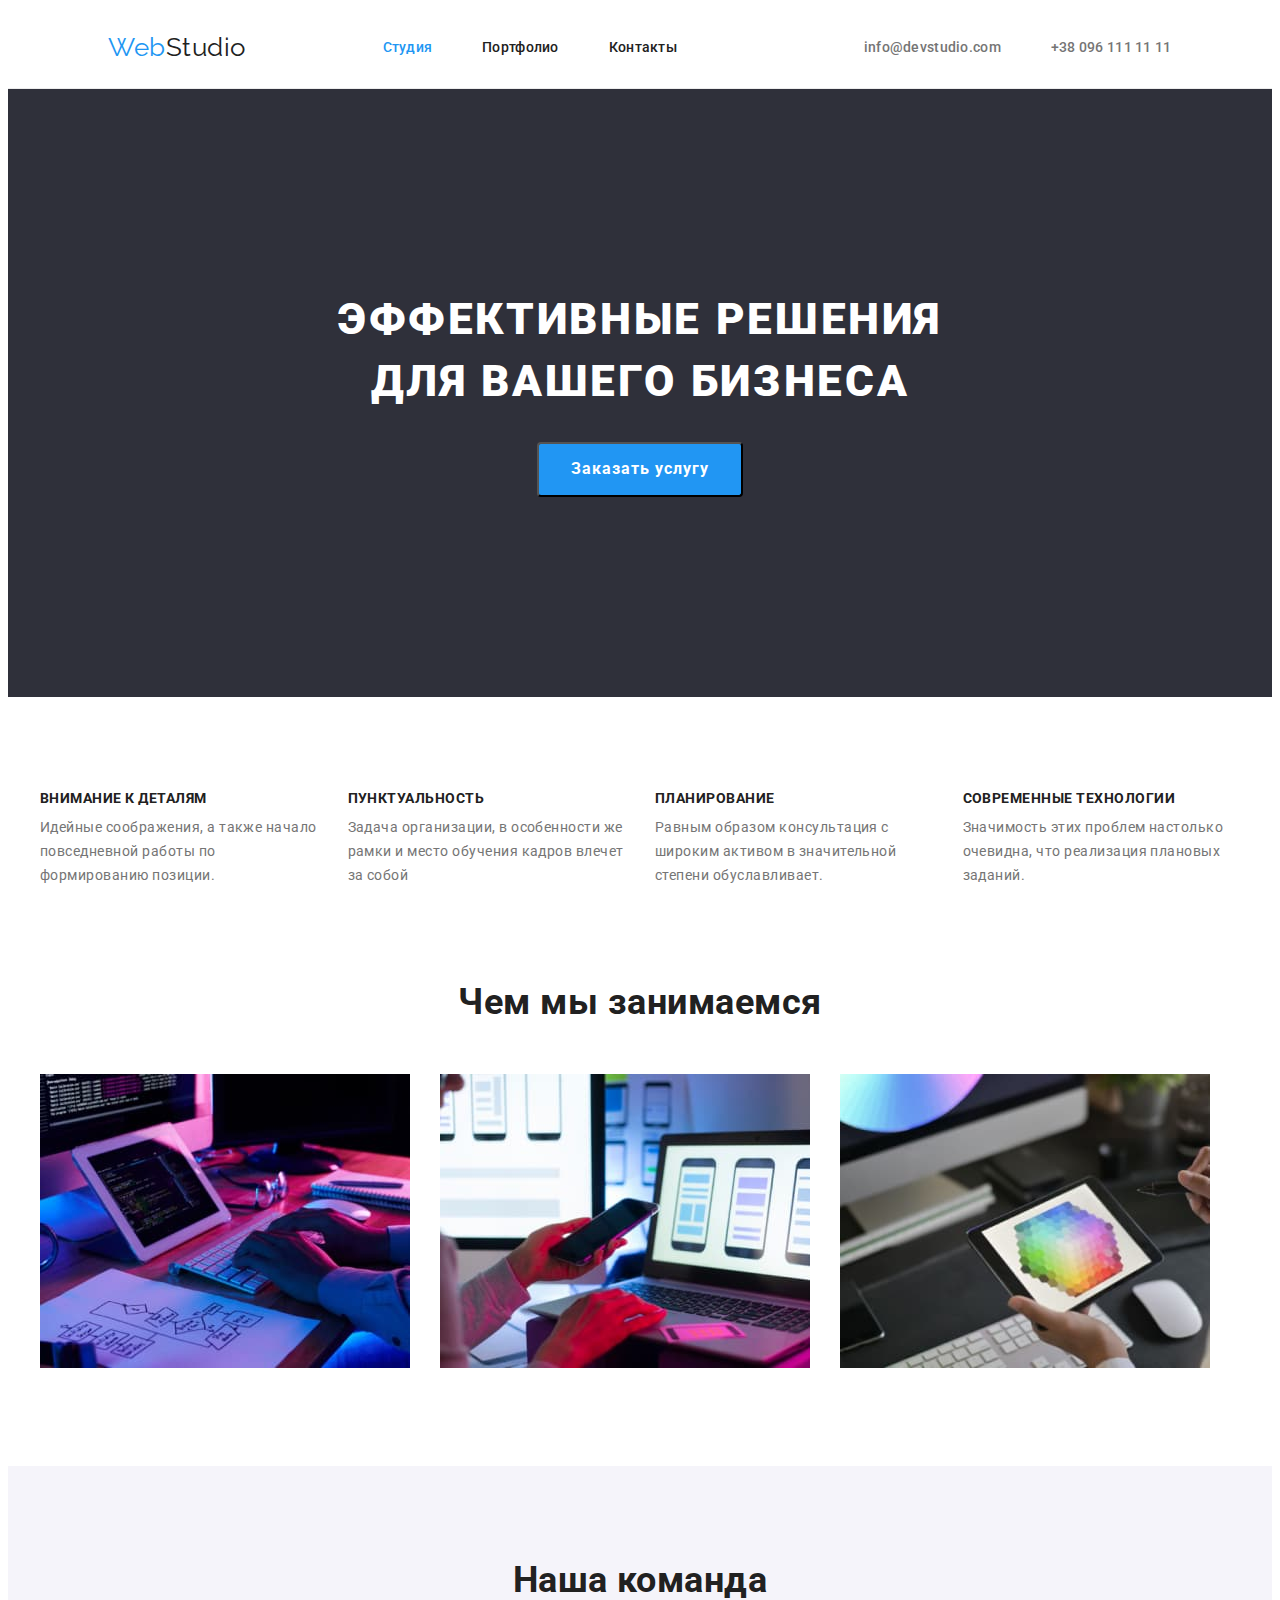
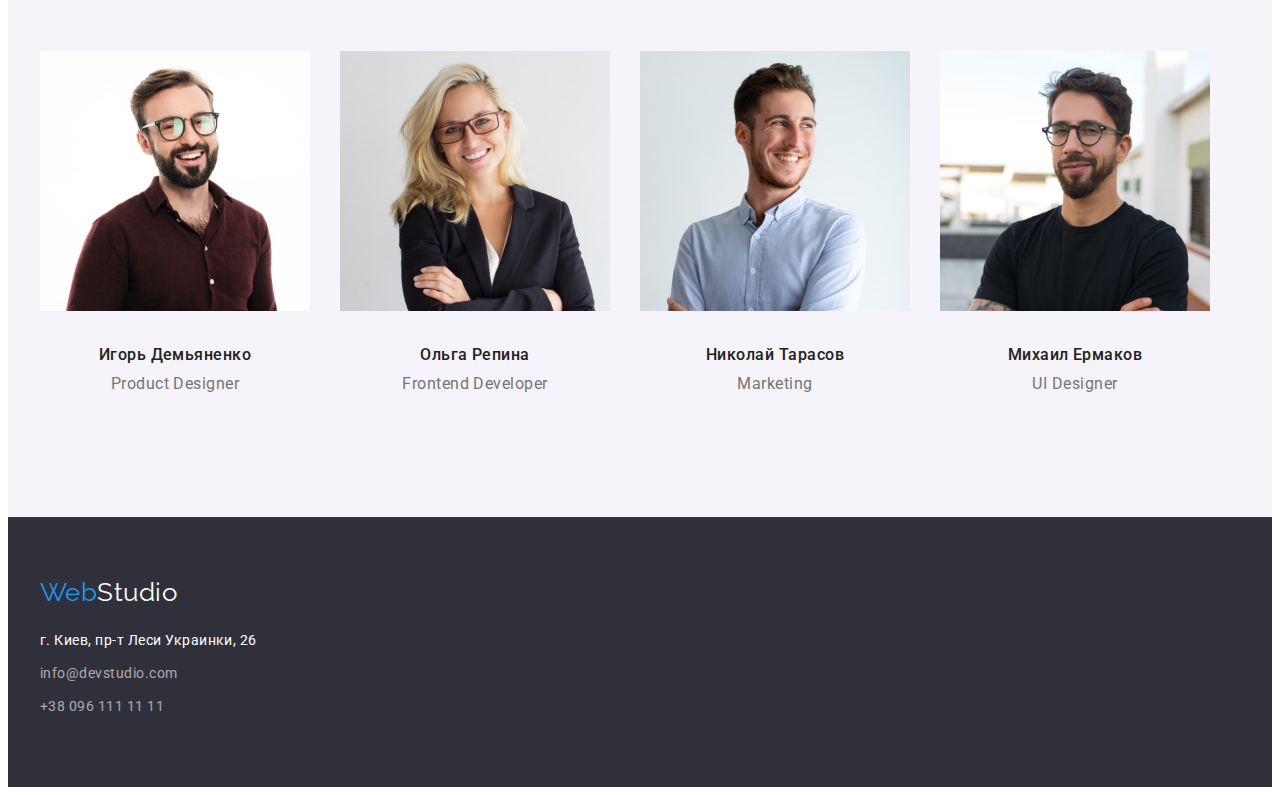
<file: index.html>
<!DOCTYPE html>
<html lang="ru">
<head>
    <meta charset="UTF-8">
    <meta http-equiv="X-UA-Compatible" content="IE=edge">
    <meta name="viewport" content="width=device-width, initial-scale=1.0">
    <title>Document</title>
    <link href="https://fonts.googleapis.com/css2?family=Raleway:wght@700&family=Roboto:wght@400;500;700;900&display=swap"
        rel="stylesheet">
    <link rel="stylesheet" href="https://cdnjs.cloudflare.com/ajax/libs/modern-normalize/1.1.0/modern-normalize.min.css"
            integrity="sha512-wpPYUAdjBVSE4KJnH1VR1HeZfpl1ub8YT/NKx4PuQ5NmX2tKuGu6U/JRp5y+Y8XG2tV+wKQpNHVUX03MfMFn9Q=="
            crossorigin="anonymous" referrerpolicy="no-referrer" />
    <link rel="stylesheet" href="./css/styles.css">
    
</head>
<body>
    <!--Шапка сайта-->

    <header class="container-header">
        <div class="container">
        <nav class="nav"> 
            <a class="logo" href="/">Web<span class="accent">Studio</span></a>
            <ul class="nav-hd">
                <li class="nav-link"><a class="site-naw current" href="./index.html">Студия</a></li>
                <li class="nav-link"><a class="site-naw" href="./profolio.html">Портфолио</a></li>
                <li class="nav-link"><a class="site-naw" href="">Контакты</a></li>
            </ul>
            <ul class="nav-adress">
                <li class="nav-adress-link"><a class="site-naw connect" href="mailto:info@devstudio.com">info@devstudio.com</a></li>
                <li class="nav-adress-link"><a class="site-naw connect" href="">+38 096 111 11 11</a></li>
            </ul>
        </nav>
        </div>
    </header>
    <main>
    
        <!--Герой-->
        <section class="section-title hero">
            <div class="container">
            <h1 class="hero-title">Эффективные решения<br>
                для вашего бизнеса</h1>
            <button class="button primary" type="button">Заказать услугу</button>
            </div>
        </section>
        <!--Преимущества-->
        <section class="section bgr-primary not-padding">
            <div class="container">
            <ul class="cont-link">
                <li class="advantage">
                    <h3 class="title">Внимание к деталям</h3>
                    <p class="text">Идейные соображения, а также начало повседневной работы по формированию позиции.</p>
                </li>
                <li class="advantage">
                    <h3 class="title">Пунктуальность</h3>
                    <p class="text">Задача организации, в особенности же рамки и место обучения кадров влечет за собой</p>
                </li>
                <li class="advantage">
                    <h3 class="title">Планирование</h3>
                    <p class="text">Равным образом консультация с широким активом в значительной степени обуславливает.</p>
                </li>
                <li class="advantage">
                    <h3 class="title">Современные технологии</h3>
                    <p class="text">Значимость этих проблем настолько очевидна, что реализация плановых заданий.</p>
                </li>
            </ul>
            </div>
        </section>
    
        <!--Деятельность компании-->
        <section class="section  bgr-primary">
        <div class="container">
            <h2 class="headline">Чем мы занимаемся</h2>
            <ul class="imgs">
                <li class="imgs-list"><img src="./images/box1.jpg" alt="Руки на клавиатуре" width="370"></li>
                <li class="imgs-list"><img src="./images/box2.jpg" alt="Рука с телефоном и открытым ноутбуком" width="370"></li>
                <li class="imgs-list"><img src="./images/box3.jpg" alt="В руке планшет с цветовой палитрой" width="370"></li>
            </ul>
            </div>
        </section>
    
        <!--Команда-->
        <section class="section">
            <div class="container">
            <h2 class="headline">Наша команда</h2>
            <ul class="command">
                <li class="com-title"><img class="com-img" src="./images/img1.jpg" alt="Парень в коричневой рубашке" width="270">
                   <div class="command-text">
                    <h3 class="list">Игорь Демьяненко</h3>
                    <p class="item" lang="en">Product Designer</p>
                    </div>
                </li>
                <li class="com-title"><img class="com-img" src="./images/img2.jpg" alt="Девушка в черном пиджаке" width="270">
                    <div class="command-text">
                    <h3 class="list">Ольга Репина</h3>
                    <p class="item" lang="en">Frontend Developer</p>
                    </div>
                </li>
                <li class="com-title"><img class="com-img" src="./images/img3.jpg" alt="Парень в белой рубашке" width="270">
                    <div class="command-text">
                    <h3 class="list">Николай Тарасов</h3>
                    <p class="item" lang="en">Marketing</p>
                    </div>
                </li>
                <li class="com-title"><img class="com-img" src="./images/img4.jpg" alt="Парень в черной футболке" width="270">
                    <div class="command-text">
                    <h3 class="list">Михаил Ермаков</h3>
                    <p class="item" lang="en">UI Designer</p>
                    </div>
                </li>
            </ul>
            </div>
        </section>
    </main>
    
    <!--Подвал-->
    <footer class="footer-title">
        <div class="container">
        <a class="logo ft-logo" href="/">Web<span class="footer-accent">Studio</span></a>
        <ul>
            <li class="footer-li"><a class="ad-list" href="">
                   г. Киев, пр-т Леси Украинки, 26</a></li>
            <li class="footer-li"><a class="ft-list" href="mailto:info@devstudio.com">info@devstudio.com</a></li>
            <li class="footer-li"><a class="ft-list" href="">+38 096 111 11 11</a></li>
        </ul>
        </div>
    </footer>
</body>
</html>
</file>
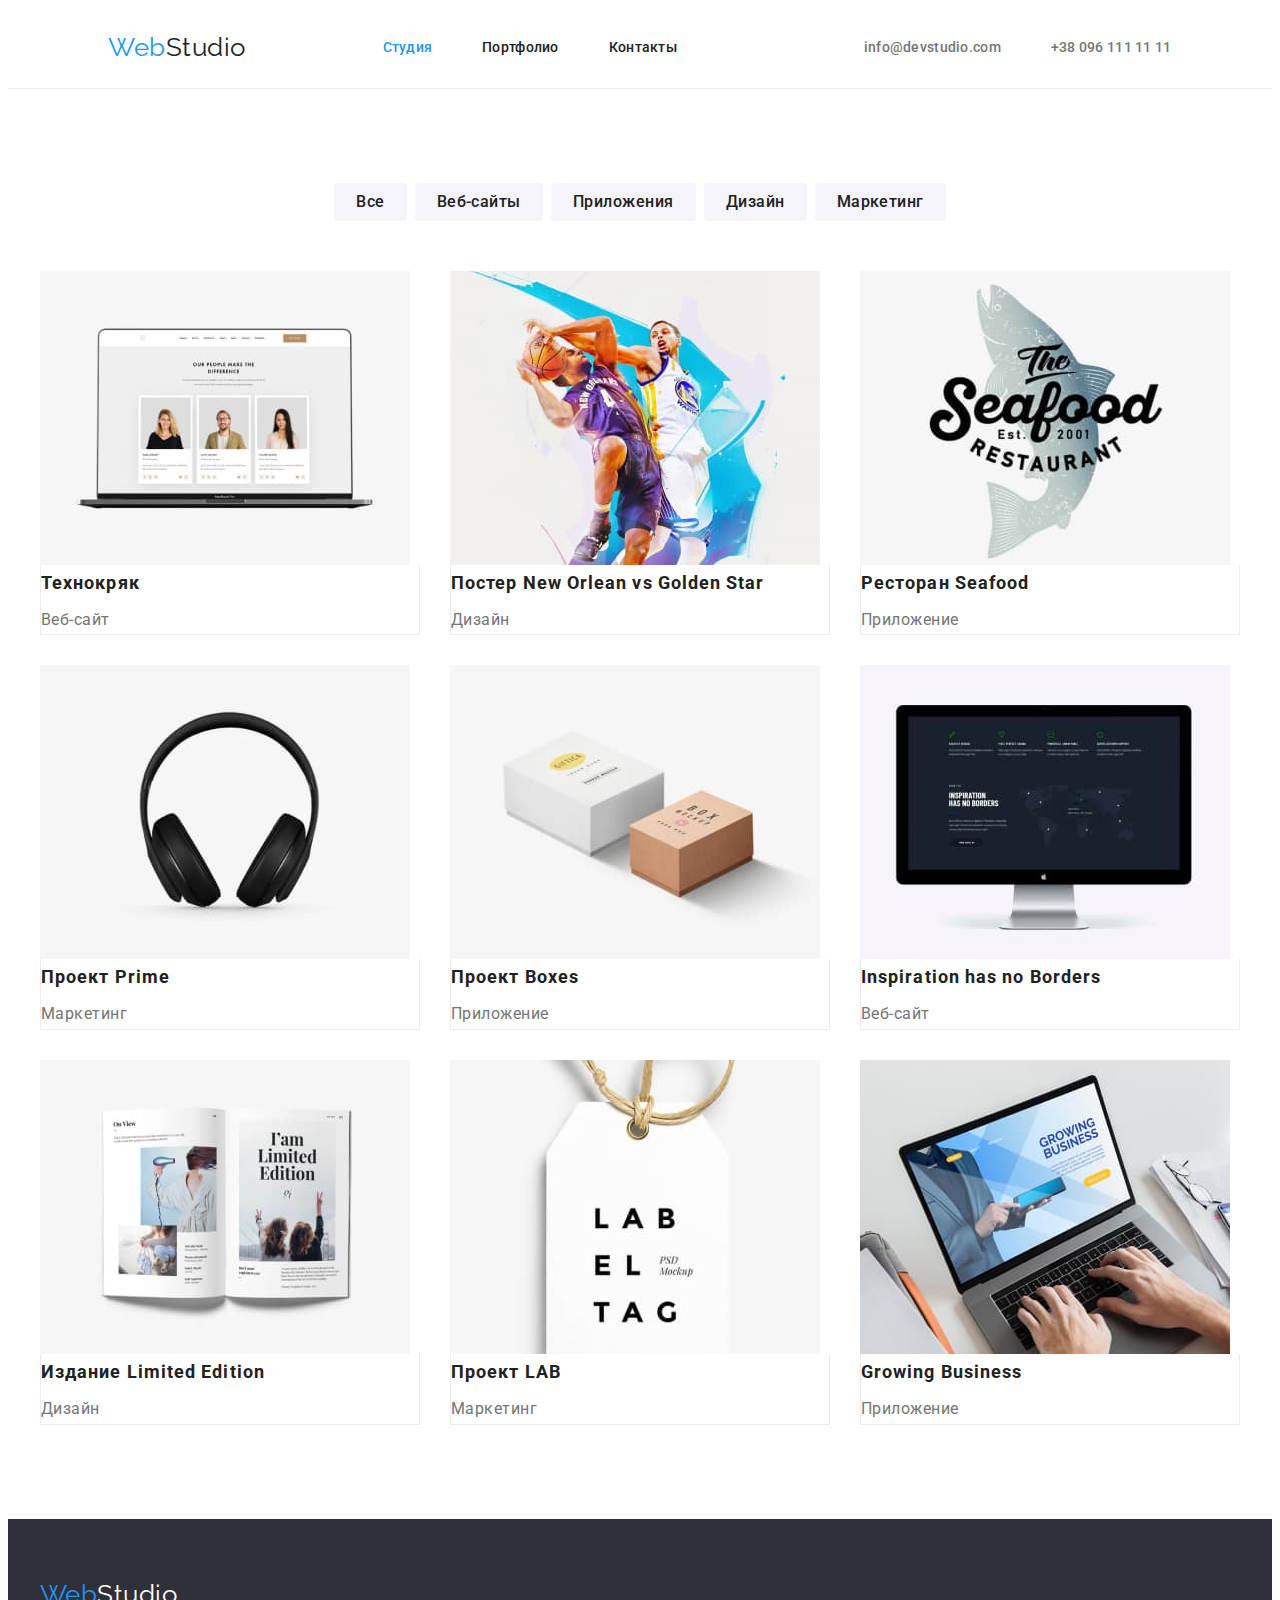
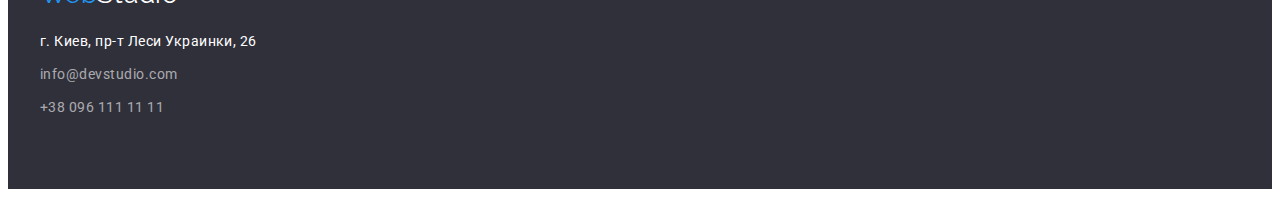
<file: profolio.html>
<!DOCTYPE html>
<html lang="ru">
<head>
    <meta charset="UTF-8">
    <meta http-equiv="X-UA-Compatible" content="IE=edge">
    <meta name="viewport" content="width=device-width, initial-scale=1.0">
    <title>Document</title>
    <link href="https://fonts.googleapis.com/css2?family=Raleway:wght@700&family=Roboto:wght@400;500;700;900&display=swap"
        rel="stylesheet">
    <link rel="stylesheet" href="https://cdnjs.cloudflare.com/ajax/libs/modern-normalize/1.1.0/modern-normalize.min.css"
            integrity="sha512-wpPYUAdjBVSE4KJnH1VR1HeZfpl1ub8YT/NKx4PuQ5NmX2tKuGu6U/JRp5y+Y8XG2tV+wKQpNHVUX03MfMFn9Q=="
            crossorigin="anonymous" referrerpolicy="no-referrer" />
    <link rel="stylesheet" href="./css/styles.css">
</head>
<body>
    <!--Шапка сайта-->
    <header class="container-header">
        <div class="container">
            <nav class="nav">
                <a class="logo" href="/">Web<span class="accent">Studio</span></a>
                <ul class="nav-hd">
                    <li class="nav-link"><a class="site-naw current" href="./index.html">Студия</a></li>
                    <li class="nav-link"><a class="site-naw" href="./profolio.html">Портфолио</a></li>
                    <li class="nav-link"><a class="site-naw" href="">Контакты</a></li>
                </ul>
                <ul class="nav-adress">
                    <li class="nav-adress-link"><a class="site-naw connect"
                            href="mailto:info@devstudio.com">info@devstudio.com</a></li>
                    <li class="nav-adress-link"><a class="site-naw connect" href="">+38 096 111 11 11</a></li>
                </ul>
            </nav>
        </div>
    </header>
    <!--Фильтер портфолио -->
    <div class="container">
    <main class="pf-main">
    <!-- <div class="container"> -->
     <ul class="pf-list">
        <li class="pf-list-li"><button class="button secondary" type="button">Все</button></li>
        <li class="pf-list-li"><button class="button secondary" type="button">Веб-сайты</button></li>
        <li class="pf-list-li"><button class="button secondary" type="button">Приложения</button></li>
        <li class="pf-list-li"><button class="button secondary" type="button">Дизайн</button></li>
        <li class="pf-list-li"><button class="button secondary" type="button">Маркетинг</button>
        </li>
    </ul>
    <!--Портфолио-->
    <ul class="port-hd">
        <li class="port-hd-list"><img class="port-img" src="./images/prof1.jpg" alt="Ноутбук" width="370">
           <div class="port-hd-blok border">
            <h2 class="portfolio-title">Технокряк</h2>
            <p class="portfolio-text">Веб-сайт</p>
            </div>
        </li>
        <li class="port-hd-list"><img class="port-img" src="./images/prof2.jpg" alt="Постер" width="370">
            <div class="port-hd-blok border">
            <h2 class="portfolio-title">Постер New Orlean vs Golden Star</h2>
            <p class="portfolio-text">Дизайн</p>
            </div>
        </li>
        <li class="port-hd-list"><img class="port-img" src="./images/prof3.jpg" alt="Эмблема ресторана" width="370">
            <div class="port-hd-blok border">
            <h2 class="portfolio-title">Ресторан Seafood</h2>
            <p class="portfolio-text">Приложение</p>
            </div>
        </li>
        <li class="port-hd-list"><img class="port-img" src="./images/prof4.jpg" alt="Наушники" width="370">
            <div class="port-hd-blok border">
            <h2 class="portfolio-title">Проект Prime</h2>
            <p class="portfolio-text">Маркетинг</p>
            </div>
        </li>
        <li class="port-hd-list"><img class="port-img" src="./images/prof5.jpg" alt="Коробки" width="370">
            <div class="port-hd-blok border">
            <h2 class="portfolio-title">Проект Boxes</h2>
            <p class="portfolio-text">Приложение</p>
            </div>
        </li>
        <li class="port-hd-list"><img class="port-img" src="./images/prof6.jpg" alt="Монитор" width="370">
           <div class="port-hd-blok border">
            <h2 class="portfolio-title">Inspiration has no Borders</h2>
            <p class="portfolio-text">Веб-сайт</p>
            </div>
        </li>
        <li class="port-hd-list"><img class="port-img" src="./images/prof7.jpg" alt="Книга" width="370">
            <div class="port-hd-blok border">
            <h2 class="portfolio-title">Издание Limited Edition</h2>
            <p class="portfolio-text">Дизайн</p>
            </div>
        </li>
        <li class="port-hd-list"><img class="port-img" src="./images/prof8.jpg" alt="Бирка" width="370">
           <div class="port-hd-blok border">
            <h2 class="portfolio-title">Проект LAB</h2>
            <p class="portfolio-text">Маркетинг</p>
            </div>
        </li>
        <li class="port-hd-list"><img class="port-img" src="./images/prof9.jpg" alt="Руки на клавиатуре ноутбука" width="370">
           <div class="port-hd-blok border">
            <h2 class="portfolio-title">Growing Business</h2>
            <p class="portfolio-text">Приложение</p>
            </div>
        </li>
    </ul>
    </div>
    
    </main>
    <!--Подвал-->
<footer class="footer-title">
    <div class="container">
        <a class="logo ft-logo" href="/">Web<span class="footer-accent">Studio</span></a>
        <ul>
            <li class="footer-li"><a class="ad-list" href="">
                    г. Киев, пр-т Леси Украинки, 26</a></li>
            <li class="footer-li"><a class="ft-list" href="mailto:info@devstudio.com">info@devstudio.com</a></li>
            <li class="footer-li"><a class="ft-list" href="">+38 096 111 11 11</a></li>
        </ul>
    </div>
</footer>
</body>
</html>
</file>
<file: css/styles.css>
:root {
  --primary-text-color: #212121;
  --title-text-color: #757575;
  --accent-color: #2196f3;
  --accent-whiter-color: #ffffff;
  --primary-bg-color: #ffffff;
  --secondary-bg-color: #f5f4fa;
  --accent-bg-color: #2f303a;
}

body {
  background-color: var(--primary-bg-color);
  color: var(--primary-text-color);
  font-family: roboto, sans-serif;
  letter-spacing: 0.03em;
}

ul {
  list-style: none;
}

h1,
h2,
h3,
p,
ul {
  margin: 0;
}

ul {
  padding-left: 0;
}

.container {
  width: 1200px;
  margin-left: auto;
  margin-right: auto;
  padding-left: 15px;
  padding-right: 15px;
}

.section {
  padding-top: 94px;
  padding-bottom: 94px;
}

.nav-adress {
  display: flex;
}

.nav-adress-link {
  margin-right: 50px;
}
.nav-adress-link:last-child {
  margin: 0;
}

.nav {
  display: flex;
  justify-content: space-around;
  align-items: center;
}

.nav-hd {
  display: flex;
}

.nav-link {
  margin-right: 50px;
}

.nav-linl:last-child {
  margin: 0;
}

.section-title {
  background-color: var(--accent-bg-color);
  color: var(--accent-whiter-color);
}

.section {
  background-color: var(--secondary-bg-color);
}

.bgr-primary {
  background-color: var(--primary-bg-color);
}
/* логотип*/

.logo {
  color: #2196f3;
  font-family: raleway, sans-serif;
  font-size: 26px;
  line-height: 1.2;
  text-decoration: none;
}
.accent {
  color: var(--primary-text-color);
}

.footer-accent {
  color: var(--accent-whiter-color);
}

.border {
  border-bottom: 1px solid #ececec;
  border-left: 1px solid #ececec;
  border-right:1px solid #ececec;
}

/*  навигация сайта */
.site-naw {
  display: block;
  padding-top: 32px;
  padding-bottom: 32px;

  color: var(--primary-text-color);
  font-weight: 500;
  font-size: 14px;
  line-height: 1.14;
  letter-spacing: 0.02em;
  text-decoration: none;
}

.site-naw:hover,
.site-naw:focus,
.ft-list:hover,
.ft-list:focus,
.ad-list:hover,
.ad-list:focus {
  color: var(--accent-color);
}

.connect {
  color: var(--title-text-color);
}

.current {
  color: var(--accent-color);
}

.container-header {
  border-bottom: 1px solid #ececec;
}

/* Герой */

.hero-title {
  margin-bottom: 30px;
  font-weight: 900;
  font-size: 44px;
  line-height: 1.4;
  text-align: center;
  letter-spacing: 0.06em;
  text-transform: uppercase;
}

.hero {
  padding-top: 200px;
  padding-bottom: 200px;
  text-align: center;
}

/* button */

.button.primary {
  padding: 10px 32px;
  font-weight: 700;
  background-color: var(--accent-color);
  color: var(--accent-whiter-color);
  font-family: inherit;
  font-size: 16px;
  line-height: 1.9;
  letter-spacing: 0.06em;
  border-radius: 4px;
}

.button.secondary {
  padding: 6px 22px;

  background-color: var(--secondary-bg-color);
  color: var(--primary-text-color);
  font-family: inherit;
  font-weight: 500;
  font-size: 16px;
  line-height: 1.6;
  letter-spacing: 0.03em;
  border-radius: 4px;
  border: none;
}

.button.secondary:hover,
.button.secondary:focus {
  background-color: var(--accent-color);
  color: var(--accent-whiter-color);
}

/* Секция преимущества */

.cont-link {
  display: flex;
}

.advantage {
  width: 25%;
  margin-left: 30px;
}

.advantage:first-child {
  margin-left: 0;
}

.title {
  margin-bottom: 10px;

  font-size: 14px;
  line-height: 1.14;
  text-transform: uppercase;
}

.text {
  color: var(--title-text-color);
  font-size: 14px;
  line-height: 1.7;
}

.not-padding {
  padding-bottom: 0;
}

/* Заголовки */
.headline {
  margin-bottom: 50px;

  font-size: 36px;
  line-height: 1.16;
  text-align: center;
}

.imgs {
  display: flex;
}

.imgs-list {
  margin-left: 30px;
}

.imgs-list:first-child {
  margin-left: 0;
}

/* Команда */

.command {
  display: flex;
}

.com-title {
  margin-left: 30px;
}

.com-title:first-child {
  margin-left: 0;
}

.com-img {
}

.list {
  margin-bottom: 10px;
  font-weight: 500;
  font-size: 16px;
  line-height: 1.19;
}

.item {
  color: var(--title-text-color);
  font-size: 16px;
  line-height: 1.19;
}

.command-text {
  padding-top: 30px;
  padding-bottom: 30px;
  text-align: center;
}

/* Портфолио */

.pf-main {
  padding-top: 94px;
  padding-bottom: 94px;
}
.pf-list {
  margin-bottom: 50px;
  display: flex;
  justify-content: center;
  align-items: center;
}

.portfolio-title {
  margin-bottom: 4px;
  font-size: 18px;
  line-height: 2;
  letter-spacing: 0.06em;
}

.portfolio-text {
  color: var(--title-text-color);
  font-size: 16px;
  line-height: 1.87;
}

.port-hd {
  display: flex;
  flex-wrap: wrap;
  margin-left: -30px;
  margin-bottom: -30px;
  padding: 0;
  list-style: none;
  justify-content: center;
}

.port-hd-list {
  width: inherit;
  margin-left: 30px;
  margin-bottom: 30px;
  flex-basis: calc((100% - 90px) / 3);
}

/* .port-hd-list:nth-child(3n + 1) { */
  margin-left: 0px;
}

.port-hd-blok {
  padding: 20px 24px;
}
.port-img {
  display: block;
  margin: 0;
  padding: 0;
}
/* Подвал */
.footer-title {
  padding-top: 60px;
  padding-bottom: 60px;

  background-color: var(--accent-bg-color);
  font-size: 14px;
  line-height: 1.71;
}

.footer-li {
  margin-bottom: 9px;
}
.ad-list {
  color: var(--accent-whiter-color);
  text-decoration: none;
}

.ft-list {
  color: rgba(255, 255, 255, 0.6);
  text-decoration: none;
}

.pf-list-li {
  margin-left: 8px;
}

.pf-list-li:first-child {
  margin-left: 0;
}

.ft-logo {
  display: block;
  padding-bottom: 20px;
}
</file>
